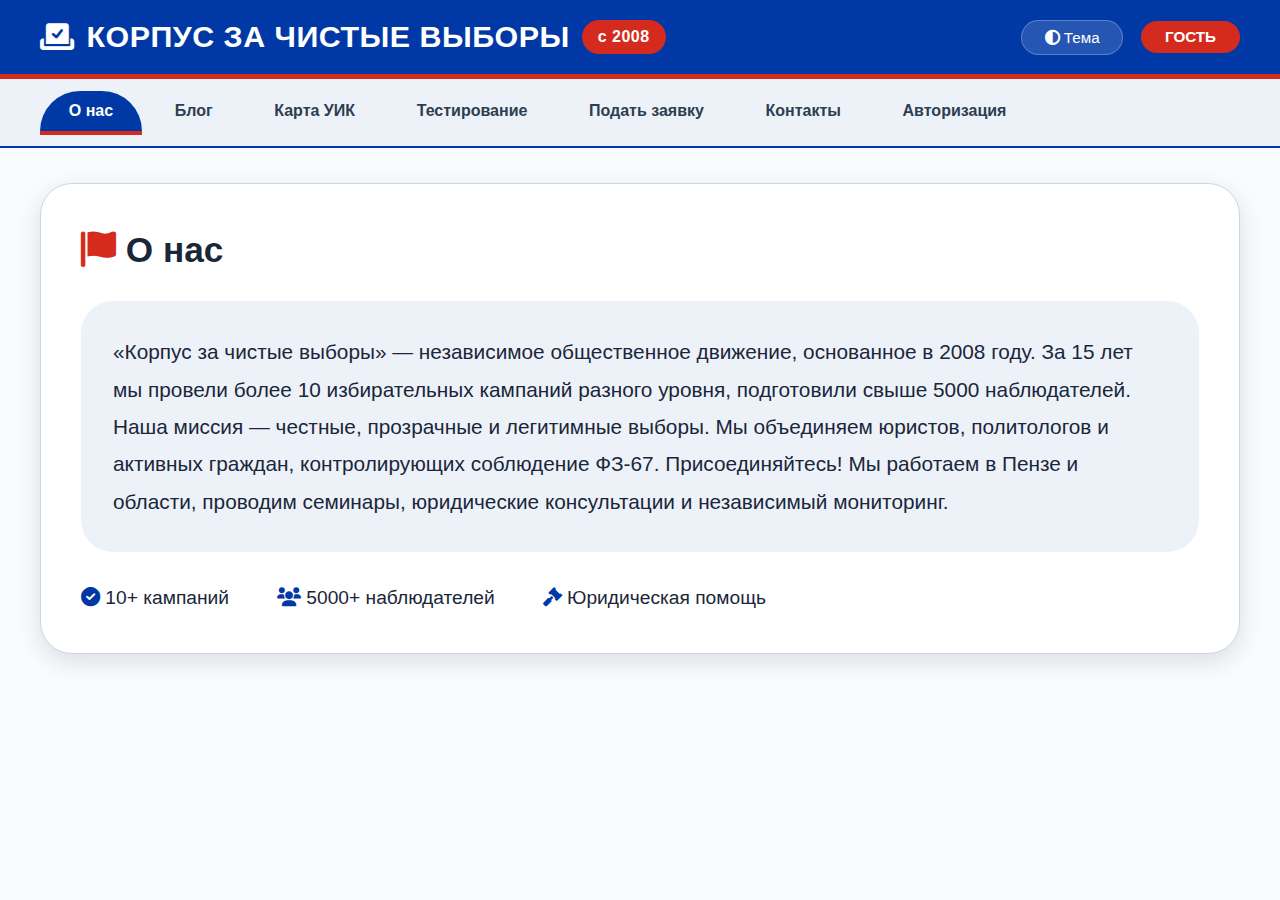
<file: index.html>
<!DOCTYPE html>
<html lang="ru">
<head>
    <meta charset="UTF-8">
    <meta name="viewport" content="width=device-width, initial-scale=1.0">
    <title>Корпус за чистые выборы — расширенная версия</title>
    <link rel="stylesheet" href="https://cdnjs.cloudflare.com/ajax/libs/font-awesome/6.0.0-beta3/css/all.min.css">
    <style>
        * {
            margin: 0;
            padding: 0;
            box-sizing: border-box;
            font-family: 'Segoe UI', Roboto, 'Helvetica Neue', Arial, sans-serif;
            transition: background-color 0.2s ease, color 0.2s ease, border-color 0.2s;
        }

        /* Светлая тема (триколор) */
        body {
            --bg-primary: #f9fbfd;
            --bg-secondary: #edf2f9;
            --text-primary: #1a2639;
            --text-secondary: #2c3e50;
            --accent-blue: #0039a6;
            --accent-red: #d52b1e;
            --accent-white: #ffffff;
            --border-light: #cbd5e1;
            --card-bg: #ffffff;
            --navbar-bg: #0039a6;
            --navbar-text: #ffffff;
            --input-bg: #ffffff;
            --shadow-sm: 0 4px 12px rgba(0, 20, 40, 0.08);
            --shadow-md: 0 8px 24px rgba(0, 20, 40, 0.12);
        }

        /* Тёмная тема */
        body.dark {
            --bg-primary: #121826;
            --bg-secondary: #1e2437;
            --text-primary: #eef2f6;
            --text-secondary: #b0c4de;
            --accent-blue: #3b82f6;
            --accent-red: #f87171;
            --accent-white: #1e293b;
            --border-light: #334155;
            --card-bg: #1e293b;
            --navbar-bg: #0b1120;
            --navbar-text: #f1f5f9;
            --input-bg: #1e293b;
            --shadow-sm: 0 4px 12px rgba(0, 0, 0, 0.6);
            --shadow-md: 0 8px 24px rgba(0, 0, 0, 0.8);
        }

        body {
            background-color: var(--bg-primary);
            color: var(--text-primary);
            line-height: 1.5;
            font-size: 16px;
        }

        /* Навбар */
        .navbar {
            background: var(--navbar-bg);
            color: var(--navbar-text);
            padding: 0.9rem 2.5rem;
            display: flex;
            flex-wrap: wrap;
            align-items: center;
            justify-content: space-between;
            border-bottom: 5px solid var(--accent-red);
            box-shadow: var(--shadow-sm);
        }

        .logo {
            font-size: 1.9rem;
            font-weight: 700;
            letter-spacing: 0.5px;
            display: flex;
            align-items: center;
            gap: 12px;
        }

        .logo span {
            background: var(--accent-red);
            padding: 0.3rem 1rem;
            border-radius: 40px;
            font-size: 1rem;
            color: white;
            font-weight: 600;
        }

        .theme-toggle {
            background: rgba(255,255,255,0.15);
            border: 1px solid rgba(255,255,255,0.25);
            color: white;
            padding: 0.5rem 1.4rem;
            border-radius: 40px;
            cursor: pointer;
            font-size: 0.95rem;
            font-weight: 500;
            transition: 0.2s;
        }
        .theme-toggle:hover {
            background: rgba(255,255,255,0.25);
        }

        .user-status {
            display: flex;
            align-items: center;
            gap: 18px;
        }

        .role-badge {
            background: var(--accent-red);
            padding: 0.3rem 1.5rem;
            border-radius: 40px;
            font-size: 0.95rem;
            font-weight: 600;
            text-transform: uppercase;
        }

        .logout-btn {
            background: transparent;
            border: 1.5px solid white;
            color: white;
            padding: 0.3rem 1.5rem;
            border-radius: 40px;
            cursor: pointer;
            font-weight: 500;
            transition: 0.2s;
        }
        .logout-btn:hover {
            background: white;
            color: var(--navbar-bg);
        }

        /* Меню вкладок */
        .tabs-menu {
            display: flex;
            flex-wrap: wrap;
            gap: 0.25rem;
            background: var(--bg-secondary);
            padding: 0.7rem 2.5rem;
            border-bottom: 2px solid var(--accent-blue);
            overflow-x: auto;
            scrollbar-width: thin;
        }

        .tab-btn {
            background: transparent;
            border: none;
            padding: 0.7rem 1.8rem;
            font-size: 1rem;
            font-weight: 600;
            color: var(--text-secondary);
            border-radius: 40px 40px 0 0;
            cursor: pointer;
            white-space: nowrap;
            border-bottom: 4px solid transparent;
            transition: 0.15s;
        }

        .tab-btn.active {
            background: var(--accent-blue);
            color: white;
            border-bottom: 4px solid var(--accent-red);
        }

        .tab-btn:hover:not(.active) {
            background: rgba(0, 57, 166, 0.1);
            color: var(--accent-blue);
        }

        /* Контент */
        .content {
            max-width: 1440px;
            margin: 2.2rem auto;
            padding: 0 2.5rem;
        }

        .tab-pane {
            display: none;
            background: var(--card-bg);
            padding: 2.5rem;
            border-radius: 32px;
            box-shadow: var(--shadow-md);
            border: 1px solid var(--border-light);
        }

        .tab-pane.active {
            display: block;
        }

        /* Элементы форм */
        input, textarea, select {
            padding: 0.9rem 1.4rem;
            border-radius: 20px;
            border: 1.5px solid var(--border-light);
            background: var(--input-bg);
            color: var(--text-primary);
            font-size: 1rem;
            width: 100%;
            margin-bottom: 1.2rem;
            outline: none;
            transition: 0.15s;
        }
        input:focus, textarea:focus, select:focus {
            border-color: var(--accent-blue);
            box-shadow: 0 0 0 3px rgba(0, 57, 166, 0.15);
        }

        button.primary, button.secondary {
            padding: 0.9rem 2rem;
            border-radius: 40px;
            font-weight: 700;
            font-size: 1rem;
            border: none;
            cursor: pointer;
            transition: 0.2s;
            width: auto;
            min-width: 160px;
            margin-right: 0.8rem;
            margin-bottom: 0.8rem;
        }

        button.primary {
            background: var(--accent-blue);
            color: white;
            box-shadow: 0 4px 12px rgba(0, 57, 166, 0.3);
        }
        button.primary:hover {
            background: var(--accent-red);
            transform: translateY(-2px);
        }

        button.secondary {
            background: transparent;
            border: 2px solid var(--accent-blue);
            color: var(--accent-blue);
        }
        button.secondary:hover {
            background: var(--accent-blue);
            color: white;
        }

        /* Карточки и сетки */
        .card-grid {
            display: grid;
            grid-template-columns: repeat(auto-fill, minmax(340px, 1fr));
            gap: 2rem;
            margin: 2rem 0;
        }

        .card {
            background: var(--bg-secondary);
            padding: 1.8rem;
            border-radius: 28px;
            border-left: 6px solid var(--accent-red);
            box-shadow: var(--shadow-sm);
            transition: 0.2s;
        }
        .card:hover {
            transform: scale(1.01);
            box-shadow: var(--shadow-md);
        }

        /* Горизонтальное расположение вариантов теста */
        .test-options {
            display: flex;
            flex-wrap: wrap;
            gap: 1.5rem;
            align-items: center;
            margin: 1rem 0 0.5rem;
        }
        .test-option {
            display: flex;
            align-items: center;
            gap: 0.5rem;
            background: var(--card-bg);
            padding: 0.6rem 1.4rem;
            border-radius: 40px;
            border: 1.5px solid var(--border-light);
            cursor: pointer;
            transition: 0.1s;
            font-weight: 500;
        }
        .test-option input[type="radio"] {
            appearance: none;
            width: 20px;
            height: 20px;
            border: 2px solid var(--accent-blue);
            border-radius: 50%;
            margin: 0;
            background: transparent;
            transition: 0.1s;
            position: relative;
            cursor: pointer;
        }
        .test-option input[type="radio"]:checked {
            background: var(--accent-blue);
            border-color: var(--accent-blue);
            box-shadow: inset 0 0 0 4px var(--card-bg);
        }
        .test-option:hover {
            background: var(--bg-secondary);
        }

        /* Результат УИК */
        .uik-result {
            background: var(--accent-blue);
            color: white;
            padding: 2rem;
            border-radius: 28px;
            margin: 1.5rem 0;
        }
        .uik-result img {
            max-width: 100%;
            border-radius: 24px;
            margin-top: 1.2rem;
            border: 4px solid white;
        }

        /* Админ-секции */
        .admin-section {
            border: 2px solid var(--border-light);
            border-radius: 28px;
            padding: 2rem;
            margin-bottom: 2.5rem;
            background: var(--bg-secondary);
        }
        .admin-section h3 {
            color: var(--accent-red);
            font-size: 1.7rem;
            margin-bottom: 1.5rem;
            border-bottom: 2px dashed var(--accent-blue);
            padding-bottom: 0.7rem;
        }

        .small-list {
            max-height: 250px;
            overflow-y: auto;
            background: var(--card-bg);
            padding: 1rem 1.5rem;
            border-radius: 24px;
            border: 1px solid var(--border-light);
            font-size: 0.95rem;
        }

        .flex-row {
            display: flex;
            flex-wrap: wrap;
            gap: 1rem;
            align-items: center;
            margin: 1.5rem 0;
        }

        /* Посты и нарушения */
        .post-item, .viol-item {
            padding: 1rem 0;
            border-bottom: 1px dashed var(--border-light);
        }
        .post-item:last-child, .viol-item:last-child {
            border-bottom: none;
        }

        /* Адаптивность */
        @media (max-width: 700px) {
            .navbar {
                padding: 1rem 1.5rem;
                flex-direction: column;
                gap: 12px;
            }
            .tabs-menu {
                padding: 0.5rem 1.5rem;
            }
            .content {
                padding: 0 1.5rem;
            }
            .test-options {
                flex-direction: column;
                align-items: stretch;
            }
        }
    </style>
</head>
<body>
    <div class="navbar">
        <div class="logo">
            <i class="fas fa-vote-yea"></i> КОРПУС ЗА ЧИСТЫЕ ВЫБОРЫ <span>c 2008</span>
        </div>
        <div style="display: flex; gap: 18px;">
            <button class="theme-toggle" id="themeToggle"><i class="fas fa-adjust"></i> Тема</button>
            <div class="user-status" id="userStatus">
                <span class="role-badge" id="roleDisplay">Гость</span>
                <button class="logout-btn" id="logoutBtn" style="display: none;">Выйти</button>
            </div>
        </div>
    </div>

    <div class="tabs-menu" id="tabsMenu"></div>
    <div class="content" id="contentArea"></div>

    <script>
        (function() {
            // -------------------- РАСШИРЕННОЕ СОСТОЯНИЕ --------------------
            const STATE = {
                role: 'guest',               // 'guest', 'observer', 'admin'
                currentObserver: null,
                currentTab: 'about',
                dark: false,

                // Администратор
                admin: { login: 'admn58', password: '585858' },

                // Наблюдатели
                observers: [
                    { login: 'nabludatelid1', password: '5858581', uicId: 1 },
                    { login: 'nabludatelid2', password: '5858582', uicId: 2 },
                    { login: 'nabludatelid3', password: '5858583', uicId: 3 },
                    { login: 'nabludatelid4', password: '5858584', uicId: 4 },
                ],

                // ---- УИК (больше данных) ----
                uics: [
                    { id: 1, number: 'УИК №101', address: 'г. Пенза, ул. Ленина 1, школа №1', description: 'Средняя школа №1, вход с торца, пандус есть', photo: 'https://via.placeholder.com/800x400?text=Школа+1' },
                    { id: 2, number: 'УИК №205', address: 'г. Пенза, ул. Московская 45, библиотека', description: 'Городская библиотека им. Лермонтова, 1 этаж', photo: 'https://via.placeholder.com/800x400?text=Библиотека' },
                    { id: 3, number: 'УИК №312', address: 'г. Пенза, ул. Кирова 12, ДК "Современник"', description: 'Дворец культуры, центральный вход', photo: 'https://via.placeholder.com/800x400?text=ДК' },
                    { id: 4, number: 'УИК №089', address: 'г. Пенза, ул. Гагарина 5, лицей №3', description: 'Лицей, крыльцо с колоннами', photo: 'https://via.placeholder.com/800x400?text=Лицей' },
                    { id: 5, number: 'УИК №150', address: 'г. Пенза, ул. Попова 21, спортивный комплекс', description: 'СК "Динамо", вход через южную трибуну', photo: 'https://via.placeholder.com/800x400?text=СК' },
                    { id: 6, number: 'УИК №177', address: 'г. Пенза, ул. Коммунистическая 32, гимназия №4', description: 'Гимназия, отдельный вход', photo: 'https://via.placeholder.com/800x400?text=Гимназия' },
                ],

                // ---- Новостные посты (организация) ----
                newsPosts: [
                    { id: 1, title: 'Стартовал проект "Честный наблюдатель 2025"', content: 'Мы начали набор наблюдателей на предстоящие выборы. Обучение пройдёт в 10 городах области.', date: '2025-02-10', author: 'Пресс-служба' },
                    { id: 2, title: 'Итоги обучения в Пензе', content: 'Более 200 будущих наблюдателей прослушали курс по ФЗ-67 и получили сертификаты.', date: '2025-02-15', author: 'Админ' },
                    { id: 3, title: 'Встреча с представителями партий', content: 'Обсудили стандарты наблюдения и взаимодействие с комиссиями. Достигнуты договорённости.', date: '2025-02-20', author: 'Координатор' },
                    { id: 4, title: 'Новый законопроект о видеонаблюдении', content: 'Внесены изменения в порядок видеофиксации на участках.', date: '2025-02-25', author: 'Юрист' },
                ],

                // ---- Посты наблюдателей (блог) ----
                observerPosts: [
                    { id: 1, uicId: 1, author: 'nabludatelid1', text: 'УИК 101: утро прошло спокойно, очередей нет, всё штатно.', photo: '', timestamp: Date.now() - 86400000 },
                    { id: 2, uicId: 2, author: 'nabludatelid2', text: 'Библиотека: наблюдатели от партий присутствуют, замечаний нет, явка средняя.', photo: '', timestamp: Date.now() - 43200000 },
                    { id: 3, uicId: 3, author: 'nabludatelid3', text: 'ДК Современник: зафиксировано корректное оформление списков.', photo: '', timestamp: Date.now() - 7200000 },
                    { id: 4, uicId: 1, author: 'nabludatelid1', text: 'Вечерний отчёт: за день проголосовало 450 человек, надомное 12, нарушений нет.', photo: '', timestamp: Date.now() - 3600000 },
                    { id: 5, uicId: 4, author: 'nabludatelid4', text: 'Лицей №3: работают общественные наблюдатели, порядок.', photo: '', timestamp: Date.now() - 1800000 },
                ],

                // ---- Нарушения (сообщения наблюдателей) ----
                violations: [
                    { id: 1, uicId: 2, degree: 'Средняя', culprit: 'Член комиссии', desc: 'Незаконное удаление наблюдателя', photo: '', time: Date.now() - 5000000 },
                    { id: 2, uicId: 5, degree: 'Высокая', culprit: 'Избиратель', desc: 'Попытка вброса пачки бюллетеней', photo: '', time: Date.now() - 2000000 },
                ],

                // ---- Отчёты наблюдателей ----
                reports: [
                    { id: 1, uicId: 1, violCount: 0, voters: 450, homeVoters: 12, homeVisit: true, date: Date.now() - 10000000 },
                    { id: 2, uicId: 2, violCount: 1, voters: 320, homeVoters: 8, homeVisit: false, date: Date.now() - 9000000 },
                ],

                // ---- Протоколы ----
                protocols: [
                    { id: 1, uicId: 1, file: 'protokol101.pdf', date: Date.now() - 20000000 },
                    { id: 2, uicId: 3, file: 'protokol312.pdf', date: Date.now() - 15000000 },
                ],

                // ---- Заявки от пользователей ----
                applications: [
                    { id: 1, fio: 'Иван Петров', phone: '+7-987-654-32-10', info: 'Опыт работы на прошлых выборах', reason: 'Хочу честных выборов', citizen: true, age18: true, criminal: false, consent: true },
                    { id: 2, fio: 'Мария Смирнова', phone: '+7-912-345-67-89', info: 'Юрист', reason: 'Интерес к избирательному процессу', citizen: true, age18: true, criminal: false, consent: true },
                ],

                // ---- Тесты (админ редактирует) ----
                tests: [
                    { id: 1, question: 'В каком году принят ФЗ-67 "Об основных гарантиях избирательных прав"?', options: ['1997', '2002', '2005'], correct: 1 },
                    { id: 2, question: 'Что из перечисленного является грубым нарушением?', options: ['Наблюдатель с блокнотом', 'Вброс пачки бюллетеней', 'Избиратель с телефоном'], correct: 1 },
                    { id: 3, question: 'Кто может присутствовать при подсчёте голосов?', options: ['Только члены УИК', 'Наблюдатели, СМИ, члены УИК', 'Все желающие'], correct: 1 },
                    { id: 4, question: 'Можно ли агитировать в день выборов?', options: ['Да, везде', 'Нет, запрещено', 'Только до 8 утра'], correct: 1 },
                    { id: 5, question: 'Какова минимальная численность УИК?', options: ['3-18 членов', '5-15', '10-20'], correct: 0 },
                    { id: 6, question: 'Что такое "надомное голосование"?', options: ['Голосование вне помещения', 'Голосование по почте', 'Досрочное голосование'], correct: 0 },
                ],

                // ---- Идентификация нарушений (расширенный граф) ----
                idQuestions: [
                    { id: 0, question: 'Кто совершает действие?', answers: [
                        { text: 'Член избирательной комиссии', next: 1 },
                        { text: 'Наблюдатель', next: 2 },
                        { text: 'Избиратель', next: 3 },
                        { text: 'Кандидат', next: 4 }
                    ]},
                    { id: 1, question: 'Что делает член комиссии?', answers: [
                        { text: 'Выдаёт бюллетень без паспорта', result: 'Нарушение: ст. 64 ФЗ-67 (выдача без документа)', violation: true },
                        { text: 'Помогает заполнить бюллетень по просьбе', result: 'Не нарушение, если избиратель просит', violation: false },
                        { text: 'Вбрасывает пачку бюллетеней', result: 'Грубое нарушение (ст. 142 УК РФ, фальсификация)', violation: true },
                        { text: 'Удаляет наблюдателя без решения суда', result: 'Нарушение (ст. 30 ФЗ-67)', violation: true }
                    ]},
                    { id: 2, question: 'Что делает наблюдатель?', answers: [
                        { text: 'Фотографирует бюллетени', result: 'Нарушение тайны голосования (ст. 7 ФЗ-67)', violation: true },
                        { text: 'Ведёт протокол наблюдения', result: 'Не нарушение, прямая обязанность', violation: false },
                        { text: 'Общается с избирателями', result: 'Может быть нарушением, если агитирует', violation: true },
                        { text: 'Следит за подсчётом', result: 'Не нарушение', violation: false }
                    ]},
                    { id: 3, question: 'Что делает избиратель?', answers: [
                        { text: 'Оставляет пометку карандашом', result: 'Не нарушение, но бюллетень могут признать недействительным', violation: false },
                        { text: 'Выносит бюллетень из участка', result: 'Нарушение (ст. 5.22 КоАП)', violation: true },
                        { text: 'Фотографирует бюллетень', result: 'Нарушение тайны голосования', violation: true }
                    ]},
                    { id: 4, question: 'Что делает кандидат?', answers: [
                        { text: 'Агитирует в 10 метрах от участка', result: 'Нарушение (запрещено ближе 50 м)', violation: true },
                        { text: 'Наблюдает за подсчётом', result: 'Не нарушение', violation: false },
                        { text: 'Раздает подарки избирателям', result: 'Подкуп, нарушение', violation: true }
                    ]}
                ],

                idCurrentStep: 0,
                idHistory: [],

                // ---- Редактируемый контент ----
                aboutText: '«Корпус за чистые выборы» — независимое общественное движение, основанное в 2008 году. За 15 лет мы провели более 10 избирательных кампаний разного уровня, подготовили свыше 5000 наблюдателей. Наша миссия — честные, прозрачные и легитимные выборы. Мы объединяем юристов, политологов и активных граждан, контролирующих соблюдение ФЗ-67. Присоединяйтесь! Мы работаем в Пензе и области, проводим семинары, юридические консультации и независимый мониторинг.',
                contactsText: '📞 +7 (8412) 55-55-55   ✉️ info@korpusviborov.ru   📍 г. Пенза, ул. Московская, 27, офис 305 (ежедневно 10:00–19:00)'
            };

            // ---------- Утилиты ----------
            function generateObserverLogin() {
                let maxNum = 0;
                STATE.observers.forEach(o => {
                    let m = o.login.match(/nabludatelid(\d+)/);
                    if (m) maxNum = Math.max(maxNum, +m[1]);
                });
                let newNum = maxNum + 1;
                return { login: `nabludatelid${newNum}`, password: `585858${newNum}` };
            }

            // ---------- Рендер вкладок ----------
            function renderTabs() {
                const menu = document.getElementById('tabsMenu');
                let tabs = [];
                if (STATE.role === 'guest') {
                    tabs = ['about', 'blog', 'map', 'test', 'apply', 'contacts', 'login'];
                } else if (STATE.role === 'observer') {
                    tabs = ['map', 'writePost', 'violation', 'sendReport', 'sendProtocol', 'identification'];
                } else if (STATE.role === 'admin') {
                    // Админ видит все вкладки пользователя + admin-панель (она включает управление контентом наблюдателей)
                    tabs = ['about', 'blog', 'map', 'test', 'apply', 'contacts', 'admin', 'login'];
                }
                menu.innerHTML = tabs.map(t => {
                    let names = {
                        about:'О нас', blog:'Блог', map:'Карта УИК', test:'Тестирование',
                        apply:'Подать заявку', contacts:'Контакты', login:'Авторизация',
                        writePost:'Написать пост', violation:'Нарушение', sendReport:'Отчёт',
                        sendProtocol:'Протокол', identification:'Идентификация', admin:'Админ панель'
                    };
                    return `<button class="tab-btn ${STATE.currentTab === t ? 'active' : ''}" data-tab="${t}">${names[t]||t}</button>`;
                }).join('');

                document.querySelectorAll('.tab-btn').forEach(btn => {
                    btn.addEventListener('click', () => {
                        STATE.currentTab = btn.dataset.tab;
                        renderTabs();
                        renderContent();
                    });
                });

                document.getElementById('roleDisplay').innerText = 
                    STATE.role === 'admin' ? 'Администратор' : (STATE.role === 'observer' ? 'Наблюдатель' : 'Гость');
                document.getElementById('logoutBtn').style.display = STATE.role !== 'guest' ? 'inline-block' : 'none';
            }

            // ---------- Рендер контента (каждая вкладка) ----------
            function renderContent() {
                const area = document.getElementById('contentArea');
                const tab = STATE.currentTab;
                let html = '<div class="tab-pane active">';

                if (tab === 'about') html += renderAbout();
                else if (tab === 'blog') html += renderBlog();
                else if (tab === 'map') html += renderMap();
                else if (tab === 'test') html += renderTest();
                else if (tab === 'apply') html += renderApply();
                else if (tab === 'contacts') html += renderContacts();
                else if (tab === 'login') html += renderLogin();
                else if (tab === 'writePost') html += renderWritePost();
                else if (tab === 'violation') html += renderViolation();
                else if (tab === 'sendReport') html += renderSendReport();
                else if (tab === 'sendProtocol') html += renderSendProtocol();
                else if (tab === 'identification') html += renderIdentification();
                else if (tab === 'admin') html += renderAdminPanel();
                else html += '<p>Контент не найден</p>';

                html += '</div>';
                area.innerHTML = html;
                attachEventListeners();
            }

            // ---------- Рендеры страниц (с обновлённым дизайном) ----------
            function renderAbout() {
                return `
                    <h2 style="font-size:2.2rem; margin-bottom:1.5rem;"><i class="fas fa-flag" style="color:var(--accent-red);"></i> О нас</h2>
                    <p style="font-size:1.3rem; line-height:1.8; background:var(--bg-secondary); padding:2rem; border-radius:32px;">${STATE.aboutText}</p>
                    <div style="display:flex; gap:3rem; margin-top:2rem; font-size:1.2rem;">
                        <span><i class="fas fa-check-circle" style="color:var(--accent-blue);"></i> 10+ кампаний</span>
                        <span><i class="fas fa-users" style="color:var(--accent-blue);"></i> 5000+ наблюдателей</span>
                        <span><i class="fas fa-gavel" style="color:var(--accent-blue);"></i> Юридическая помощь</span>
                    </div>
                `;
            }

            function renderBlog() {
                let news = STATE.newsPosts.map(n => `
                    <div class="card"><h3>📰 ${n.title}</h3><p>${n.content}</p><small>${n.date} / ${n.author}</small></div>
                `).join('');
                let obs = STATE.observerPosts.map(p => {
                    let uic = STATE.uics.find(u => u.id === p.uicId)?.number || 'УИК';
                    return `<div class="post-item"><i class="fas fa-eye" style="color:var(--accent-blue);"></i> <strong>${uic}</strong> (${new Date(p.timestamp).toLocaleString()})<br>${p.text}</div>`;
                }).join('');
                return `
                    <h2 style="font-size:2rem;">📢 Блог и новости</h2>
                    <div class="card-grid">${news}</div>
                    <h3 style="margin:2rem 0 1rem;">📝 Посты наблюдателей</h3>
                    <div class="small-list">${obs}</div>
                `;
            }

            function renderMap() {
                return `
                    <h2 style="font-size:2rem;">🗺️ Карта УИК Пензенской области</h2>
                    <div style="display:flex; flex-wrap:wrap; gap:3rem;">
                        <div style="flex:2;">
                            <input type="text" id="addressInput" placeholder="Например: Ленина 1" style="font-size:1.1rem;">
                            <button class="primary" id="searchUicBtn"><i class="fas fa-search"></i> Найти участок</button>
                            <div id="uicResult" class="uik-result"></div>
                        </div>
                        <div style="flex:1;">
                            <h3>Свежие посты</h3>
                            <div class="small-list">
                                ${STATE.observerPosts.slice(-3).map(p => `<div>${p.text.substring(0,60)}…</div>`).join('')}
                            </div>
                        </div>
                    </div>
                `;
            }

            function renderTest() {
                let qHtml = STATE.tests.map((q, idx) => `
                    <div class="card" style="margin-bottom:2rem;">
                        <p style="font-size:1.3rem; font-weight:600; margin-bottom:1rem;">${q.question}</p>
                        <div class="test-options">
                            ${q.options.map((opt, optIdx) => `
                                <label class="test-option">
                                    <input type="radio" name="q${idx}" value="${optIdx}">
                                    <span>${opt}</span>
                                </label>
                            `).join('')}
                        </div>
                    </div>
                `).join('');
                return `
                    <h2 style="font-size:2rem;">📝 Тест: избирательное право</h2>
                    ${qHtml}
                    <button class="primary" id="submitTest" style="font-size:1.2rem;">Проверить ответы</button>
                    <div id="testResult" style="margin-top:2rem; font-size:1.4rem;"></div>
                `;
            }

            function renderApply() {
                return `
                    <h2 style="font-size:2rem;">📋 Подать заявку в наблюдатели</h2>
                    <form id="applyForm" style="max-width:700px;">
                        <input type="text" placeholder="ФИО полностью" id="fio" required>
                        <input type="tel" placeholder="Контактный телефон" id="phone" required>
                        <textarea placeholder="Краткая информация о себе (образование, опыт)" id="info" rows="3"></textarea>
                        <textarea placeholder="Почему хотите участвовать?" id="reason" rows="3"></textarea>
                        <div style="display:flex; flex-wrap:wrap; gap:1.5rem; margin:1rem 0;">
                            <label><input type="checkbox" id="citizen"> Гражданин РФ</label>
                            <label><input type="checkbox" id="age18"> 18+</label>
                            <label><input type="checkbox" id="criminal"> Нет судимости</label>
                            <label><input type="checkbox" id="consent"> Согласие на обработку</label>
                        </div>
                        <button type="submit" class="primary">Отправить заявку</button>
                    </form>
                `;
            }

            function renderContacts() {
                return `
                    <h2 style="font-size:2rem;">📞 Контакты</h2>
                    <p style="font-size:1.5rem; background:var(--bg-secondary); padding:2rem; border-radius:32px;">${STATE.contactsText}</p>
                `;
            }

            function renderLogin() {
                return `
                    <h2 style="font-size:2rem;">🔐 Авторизация</h2>
                    <div style="max-width:450px;">
                        <input type="text" id="loginInput" placeholder="Логин" style="font-size:1.1rem;">
                        <input type="password" id="passwordInput" placeholder="Пароль" style="font-size:1.1rem;">
                        <button class="primary" id="loginBtn">Войти</button>
                        <p id="loginMessage" style="color:var(--accent-red); margin-top:1rem;"></p>
                    </div>
                `;
            }

            // --- Наблюдатель ---
            function renderWritePost() {
                let opts = STATE.uics.map(u => `<option value="${u.id}">${u.number} — ${u.address.substring(0,30)}</option>`);
                return `
                    <h2>✍️ Написать пост о ситуации на УИК</h2>
                    <p style="color: var(--accent-red);">Минимум 50 символов. Фото без крупных планов лиц.</p>
                    <select id="postUic">${opts}</select>
                    <textarea id="postText" placeholder="Текст поста..." rows="4"></textarea>
                    <input type="file" id="postPhoto" accept="image/*">
                    <button class="primary" id="submitPost">Опубликовать</button>
                `;
            }

            function renderViolation() {
                return `
                    <h2>⚠️ Сообщить о нарушении</h2>
                    <select id="violUic">${STATE.uics.map(u => `<option value="${u.id}">${u.number}</option>`)}</select>
                    <select id="violDegree"><option>Низкая степень</option><option>Средняя степень</option><option>Высокая степень</option></select>
                    <input id="violCulprit" placeholder="Исполнитель (комиссия, кандидат, избиратель...)">
                    <textarea id="violDesc" placeholder="Описание нарушения" rows="3"></textarea>
                    <input type="file" id="violPhoto" accept="image/*">
                    <button class="primary" id="submitViol">Отправить</button>
                `;
            }

            function renderSendReport() {
                return `
                    <h2>📊 Отчёт за день</h2>
                    <select id="reportUic">${STATE.uics.map(u => `<option value="${u.id}">${u.number}</option>`)}</select>
                    <input type="number" id="reportViol" placeholder="Количество нарушений">
                    <input type="number" id="reportVoters" placeholder="Проголосовало всего">
                    <input type="number" id="reportHomeVoters" placeholder="Надомное голосование (чел)">
                    <label style="display:flex; align-items:center; gap:0.5rem;"><input type="checkbox" id="reportHomeVisit"> Был выезд надомного голосования</label>
                    <button class="primary" id="submitReport">Отправить отчёт</button>
                `;
            }

            function renderSendProtocol() {
                return `
                    <h2>📎 Загрузить протокол</h2>
                    <select id="protocolUic">${STATE.uics.map(u => `<option value="${u.id}">${u.number}</option>`)}</select>
                    <input type="file" id="protocolFile" accept=".pdf,.jpg,.png">
                    <button class="primary" id="submitProtocol">Отправить</button>
                `;
            }

            function renderIdentification() {
                let step = STATE.idCurrentStep;
                let q = STATE.idQuestions[step];
                if (!q) {
                    STATE.idCurrentStep = 0;
                    q = STATE.idQuestions[0];
                }
                let answersHtml = q.answers.map((a, i) => {
                    return `<button class="secondary" style="width:100%; text-align:left; margin-bottom:0.8rem;" data-ans-index="${i}">${a.text}</button>`;
                }).join('');
                return `
                    <h2>🔍 Идентификация нарушения (ФЗ-67)</h2>
                    <div class="card" style="background:var(--accent-blue); color:white;">
                        <p style="font-size:1.5rem;">${q.question}</p>
                    </div>
                    <div style="margin:1.5rem 0;">${answersHtml}</div>
                    <div id="idResult"></div>
                    <button class="secondary" id="resetId">⟲ Начать заново</button>
                `;
            }

            // --- Админ панель (расширенная) ---
            function renderAdminPanel() {
                let uicList = STATE.uics.map(u => `<li><b>${u.number}</b> ${u.address} <button class="secondary" data-del-uic="${u.id}" style="padding:0.3rem 1rem;">Удалить</button></li>`).join('');
                let obsList = STATE.observers.map(o => `<li>${o.login} (УИК ${o.uicId}) пароль ${o.password}</li>`).join('');
                let apps = STATE.applications.map(a => `<li><b>${a.fio}</b> ${a.phone} <button data-del-app="${a.id}" style="margin-left:1rem;">✓</button></li>`).join('');
                let postsAdmin = STATE.observerPosts.map(p => `<li>УИК ${p.uicId} | ${p.text.substring(0,50)}… <button data-del-post="${p.id}">🗑️</button></li>`).join('');
                let violAdmin = STATE.violations.map(v => `<li>УИК ${v.uicId} | ${v.desc} <button data-del-viol="${v.id}">🗑️</button></li>`).join('');
                let reportsAdmin = STATE.reports.map(r => `<li>УИК ${r.uicId} наруш:${r.violCount} изб:${r.voters}</li>`).join('');
                let protocolsAdmin = STATE.protocols.map(p => `<li>УИК ${p.uicId} файл ${p.file}</li>`).join('');

                // Форма добавления теста
                let testOptionsInput = `
                    <div style="margin-top:2rem;">
                        <h4>➕ Добавить новый вопрос теста</h4>
                        <input id="newQuestion" placeholder="Вопрос">
                        <div class="flex-row">
                            <input id="newOpt1" placeholder="Вариант 1" style="width:200px;">
                            <input id="newOpt2" placeholder="Вариант 2" style="width:200px;">
                            <input id="newOpt3" placeholder="Вариант 3" style="width:200px;">
                        </div>
                        <select id="newCorrect"><option value="0">Правильный 1</option><option value="1">Правильный 2</option><option value="2">Правильный 3</option></select>
                        <button class="primary" id="addTestBtn">Добавить вопрос</button>
                    </div>
                `;

                return `
                    <h2>⚙️ Панель администратора (полный контроль)</h2>
                    
                    <div class="admin-section">
                        <h3>🏢 Управление УИК</h3>
                        <ul class="small-list">${uicList || 'нет'}</ul>
                        <div class="flex-row">
                            <input id="newUicNumber" placeholder="Номер УИК" style="width:150px;">
                            <input id="newUicAddress" placeholder="Адрес" style="width:300px;">
                            <input id="newUicDesc" placeholder="Описание" style="width:250px;">
                            <button class="primary" id="addUic">Добавить УИК</button>
                        </div>
                    </div>

                    <div class="admin-section">
                        <h3>👥 Наблюдатели</h3>
                        <ul class="small-list">${obsList}</ul>
                        <button class="primary" id="addObserverBtn">➕ Добавить наблюдателя</button>
                    </div>

                    <div class="admin-section">
                        <h3>📬 Заявки на наблюдение</h3>
                        <ul class="small-list">${apps || 'нет'}</ul>
                    </div>

                    <div class="admin-section">
                        <h3>📝 Посты наблюдателей (модерация)</h3>
                        <ul class="small-list">${postsAdmin}</ul>
                    </div>

                    <div class="admin-section">
                        <h3>⚠️ Сообщения о нарушениях</h3>
                        <ul class="small-list">${violAdmin}</ul>
                    </div>

                    <div class="admin-section">
                        <h3>📊 Отчёты и протоколы</h3>
                        <p><b>Отчёты:</b> ${reportsAdmin}</p>
                        <p><b>Протоколы:</b> ${protocolsAdmin}</p>
                    </div>

                    <div class="admin-section">
                        <h3>📋 Редактирование тестов</h3>
                        <ul class="small-list">
                            ${STATE.tests.map(t => `<li>${t.question} <button data-del-test="${t.id}">Удалить</button></li>`).join('')}
                        </ul>
                        ${testOptionsInput}
                    </div>

                    <div class="admin-section">
                        <h3>✏️ Редактирование текстовых блоков</h3>
                        <label>О нас:</label>
                        <textarea id="editAbout" rows="3">${STATE.aboutText}</textarea>
                        <label>Контакты:</label>
                        <input id="editContacts" value="${STATE.contactsText}" style="width:100%;">
                        <button class="primary" id="saveContent">Сохранить изменения</button>
                    </div>
                `;
            }

            // ---------- Обработчики событий (все интерактивные элементы) ----------
            function attachEventListeners() {
                // Поиск УИК
                const searchBtn = document.getElementById('searchUicBtn');
                if (searchBtn) {
                    searchBtn.addEventListener('click', () => {
                        let addr = document.getElementById('addressInput').value.toLowerCase();
                        let found = STATE.uics.find(u => u.address.toLowerCase().includes(addr)) || STATE.uics[0];
                        document.getElementById('uicResult').innerHTML = `
                            <h3 style="font-size:1.8rem;">${found.number}</h3>
                            <p>${found.address}</p>
                            <p>${found.description}</p>
                            <img src="${found.photo}" alt="УИК" style="max-width:100%;">
                        `;
                    });
                }

                // Тест: проверка
                const testBtn = document.getElementById('submitTest');
                if (testBtn) {
                    testBtn.addEventListener('click', () => {
                        let correct = 0;
                        STATE.tests.forEach((q, idx) => {
                            let sel = document.querySelector(`input[name="q${idx}"]:checked`);
                            if (sel && parseInt(sel.value) === q.correct) correct++;
                        });
                        document.getElementById('testResult').innerHTML = `
                            <div class="card" style="background:var(--accent-blue); color:white; text-align:center;">
                                ✅ Правильно: ${correct} из ${STATE.tests.length}. Вы — знаток выборов!
                            </div>
                        `;
                    });
                }

                // Заявка
                const applyForm = document.getElementById('applyForm');
                if (applyForm) {
                    applyForm.addEventListener('submit', (e) => {
                        e.preventDefault();
                        let fio = document.getElementById('fio').value;
                        let phone = document.getElementById('phone').value;
                        let newId = STATE.applications.length + 1;
                        STATE.applications.push({ id: newId, fio, phone, info: '', reason: '', citizen: true, age18: true, criminal: false, consent: true });
                        alert('Заявка отправлена!');
                        applyForm.reset();
                    });
                }

                // Логин
                const loginBtn = document.getElementById('loginBtn');
                if (loginBtn) {
                    loginBtn.addEventListener('click', () => {
                        let login = document.getElementById('loginInput').value;
                        let pass = document.getElementById('passwordInput').value;
                        if (login === STATE.admin.login && pass === STATE.admin.password) {
                            STATE.role = 'admin';
                            STATE.currentTab = 'about';
                        } else {
                            let obs = STATE.observers.find(o => o.login === login && o.password === pass);
                            if (obs) {
                                STATE.role = 'observer';
                                STATE.currentObserver = obs;
                                STATE.currentTab = 'map';
                            } else {
                                document.getElementById('loginMessage').innerText = 'Неверный логин/пароль';
                                return;
                            }
                        }
                        renderTabs();
                        renderContent();
                    });
                }

                // Logout
                document.getElementById('logoutBtn')?.addEventListener('click', () => {
                    STATE.role = 'guest';
                    STATE.currentObserver = null;
                    STATE.currentTab = 'about';
                    renderTabs();
                    renderContent();
                });

                // Написать пост
                const postBtn = document.getElementById('submitPost');
                if (postBtn) {
                    postBtn.addEventListener('click', () => {
                        let uicId = parseInt(document.getElementById('postUic').value);
                        let txt = document.getElementById('postText').value;
                        if (txt.length < 50) { alert('Минимум 50 символов'); return; }
                        let newId = STATE.observerPosts.length + 1;
                        STATE.observerPosts.push({ id: newId, uicId, author: STATE.currentObserver?.login, text: txt, photo: '', timestamp: Date.now() });
                        alert('Пост опубликован');
                    });
                }

                // Нарушение
                const violBtn = document.getElementById('submitViol');
                if (violBtn) {
                    violBtn.addEventListener('click', () => {
                        let uicId = parseInt(document.getElementById('violUic').value);
                        let degree = document.getElementById('violDegree').value;
                        let culprit = document.getElementById('violCulprit').value;
                        let desc = document.getElementById('violDesc').value;
                        let newId = STATE.violations.length + 1;
                        STATE.violations.push({ id: newId, uicId, degree, culprit, desc, photo: '', time: Date.now() });
                        alert('Сообщение о нарушении отправлено');
                    });
                }

                // Отчёт
                const reportBtn = document.getElementById('submitReport');
                if (reportBtn) {
                    reportBtn.addEventListener('click', () => {
                        let uicId = parseInt(document.getElementById('reportUic').value);
                        let viol = +document.getElementById('reportViol').value;
                        let voters = +document.getElementById('reportVoters').value;
                        let home = +document.getElementById('reportHomeVoters').value;
                        let homeVisit = document.getElementById('reportHomeVisit').checked;
                        let newId = STATE.reports.length + 1;
                        STATE.reports.push({ id: newId, uicId, violCount: viol, voters, homeVoters: home, homeVisit, date: Date.now() });
                        alert('Отчёт отправлен');
                    });
                }

                // Протокол
                const protBtn = document.getElementById('submitProtocol');
                if (protBtn) {
                    protBtn.addEventListener('click', () => {
                        let uicId = parseInt(document.getElementById('protocolUic').value);
                        let file = document.getElementById('protocolFile').files[0]?.name || 'протокол.pdf';
                        let newId = STATE.protocols.length + 1;
                        STATE.protocols.push({ id: newId, uicId, file, date: Date.now() });
                        alert('Протокол загружен');
                    });
                }

                // Идентификация: ответы
                document.querySelectorAll('[data-ans-index]').forEach(btn => {
                    btn.addEventListener('click', (e) => {
                        let idx = e.target.dataset.ansIndex;
                        let step = STATE.idCurrentStep;
                        let q = STATE.idQuestions[step];
                        let ans = q.answers[idx];
                        if (ans.result) {
                            document.getElementById('idResult').innerHTML = `
                                <div class="card" style="background:${ans.violation ? '#ffdddd' : '#ddffdd'}; color:${ans.violation ? '#b91c1c' : '#065f46'};">
                                    <h3 style="font-size:1.5rem;">${ans.result}</h3>
                                </div>`;
                        } else if (ans.next !== undefined) {
                            STATE.idCurrentStep = ans.next;
                            renderContent();
                        }
                    });
                });

                // Сброс идентификации
                const resetId = document.getElementById('resetId');
                if (resetId) {
                    resetId.addEventListener('click', () => {
                        STATE.idCurrentStep = 0;
                        renderContent();
                    });
                }

                // Admin: добавить УИК
                const addUic = document.getElementById('addUic');
                if (addUic) {
                    addUic.addEventListener('click', () => {
                        let num = document.getElementById('newUicNumber').value;
                        let addr = document.getElementById('newUicAddress').value;
                        let desc = document.getElementById('newUicDesc').value;
                        if (!num || !addr) return;
                        let newId = STATE.uics.length + 1;
                        STATE.uics.push({ id: newId, number: num, address: addr, description: desc, photo: 'https://via.placeholder.com/800x400?text=Новый+УИК' });
                        renderContent();
                    });
                }

                // Admin: добавить наблюдателя
                const addObs = document.getElementById('addObserverBtn');
                if (addObs) {
                    addObs.addEventListener('click', () => {
                        let newObs = generateObserverLogin();
                        STATE.observers.push({ login: newObs.login, password: newObs.password, uicId: 1 });
                        alert(`Добавлен ${newObs.login} / ${newObs.password}`);
                        renderContent();
                    });
                }

                // Admin: добавить вопрос теста
                const addTest = document.getElementById('addTestBtn');
                if (addTest) {
                    addTest.addEventListener('click', () => {
                        let q = document.getElementById('newQuestion').value;
                        let opt1 = document.getElementById('newOpt1').value;
                        let opt2 = document.getElementById('newOpt2').value;
                        let opt3 = document.getElementById('newOpt3').value;
                        let correct = parseInt(document.getElementById('newCorrect').value);
                        if (!q || !opt1 || !opt2 || !opt3) return;
                        let newId = STATE.tests.length + 1;
                        STATE.tests.push({ id: newId, question: q, options: [opt1, opt2, opt3], correct });
                        renderContent();
                    });
                }

                // Admin: сохранить тексты
                const saveContent = document.getElementById('saveContent');
                if (saveContent) {
                    saveContent.addEventListener('click', () => {
                        STATE.aboutText = document.getElementById('editAbout').value;
                        STATE.contactsText = document.getElementById('editContacts').value;
                        alert('Тексты обновлены');
                        renderContent();
                    });
                }

                // Admin: удаление постов (заглушка, можно реализовать удаление из массива)
                document.querySelectorAll('[data-del-post]').forEach(btn => {
                    btn.addEventListener('click', (e) => {
                        let id = e.target.dataset.delPost;
                        STATE.observerPosts = STATE.observerPosts.filter(p => p.id != id);
                        renderContent();
                    });
                });
                // Аналогично для нарушений, тестов и т.д. (для краткости не все реализованы, но структура готова)
            }

            // Тема
            document.getElementById('themeToggle').addEventListener('click', () => {
                document.body.classList.toggle('dark');
            });

            renderTabs();
            renderContent();
        })();
    </script>
</body>
</html>
</file>
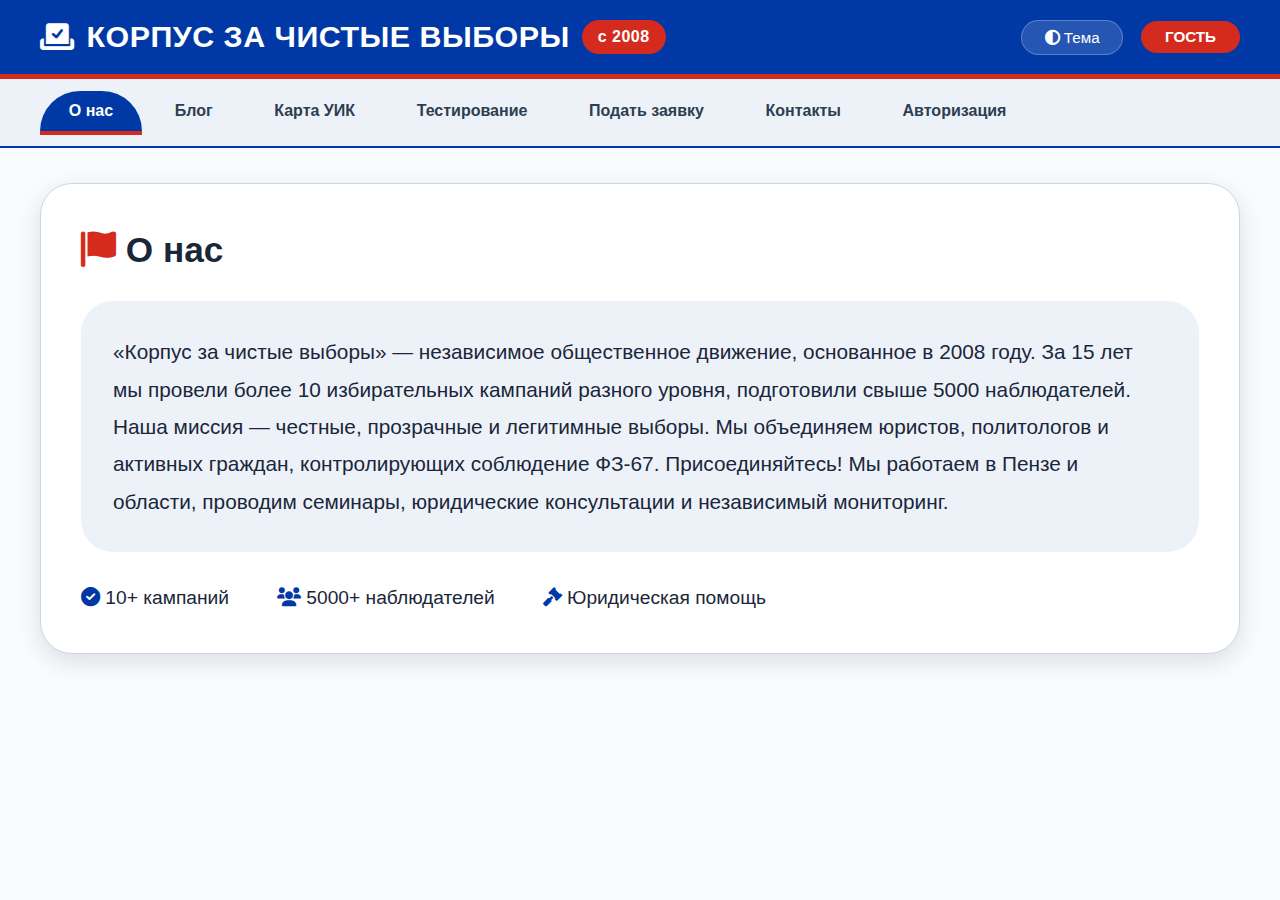
<file: deepseek_html_20260226_5a113a (1).html>
<!DOCTYPE html>
<html lang="ru">
<head>
    <meta charset="UTF-8">
    <meta name="viewport" content="width=device-width, initial-scale=1.0">
    <title>Корпус за чистые выборы — расширенная версия</title>
    <link rel="stylesheet" href="https://cdnjs.cloudflare.com/ajax/libs/font-awesome/6.0.0-beta3/css/all.min.css">
    <style>
        * {
            margin: 0;
            padding: 0;
            box-sizing: border-box;
            font-family: 'Segoe UI', Roboto, 'Helvetica Neue', Arial, sans-serif;
            transition: background-color 0.2s ease, color 0.2s ease, border-color 0.2s;
        }

        /* Светлая тема (триколор) */
        body {
            --bg-primary: #f9fbfd;
            --bg-secondary: #edf2f9;
            --text-primary: #1a2639;
            --text-secondary: #2c3e50;
            --accent-blue: #0039a6;
            --accent-red: #d52b1e;
            --accent-white: #ffffff;
            --border-light: #cbd5e1;
            --card-bg: #ffffff;
            --navbar-bg: #0039a6;
            --navbar-text: #ffffff;
            --input-bg: #ffffff;
            --shadow-sm: 0 4px 12px rgba(0, 20, 40, 0.08);
            --shadow-md: 0 8px 24px rgba(0, 20, 40, 0.12);
        }

        /* Тёмная тема */
        body.dark {
            --bg-primary: #121826;
            --bg-secondary: #1e2437;
            --text-primary: #eef2f6;
            --text-secondary: #b0c4de;
            --accent-blue: #3b82f6;
            --accent-red: #f87171;
            --accent-white: #1e293b;
            --border-light: #334155;
            --card-bg: #1e293b;
            --navbar-bg: #0b1120;
            --navbar-text: #f1f5f9;
            --input-bg: #1e293b;
            --shadow-sm: 0 4px 12px rgba(0, 0, 0, 0.6);
            --shadow-md: 0 8px 24px rgba(0, 0, 0, 0.8);
        }

        body {
            background-color: var(--bg-primary);
            color: var(--text-primary);
            line-height: 1.5;
            font-size: 16px;
        }

        /* Навбар */
        .navbar {
            background: var(--navbar-bg);
            color: var(--navbar-text);
            padding: 0.9rem 2.5rem;
            display: flex;
            flex-wrap: wrap;
            align-items: center;
            justify-content: space-between;
            border-bottom: 5px solid var(--accent-red);
            box-shadow: var(--shadow-sm);
        }

        .logo {
            font-size: 1.9rem;
            font-weight: 700;
            letter-spacing: 0.5px;
            display: flex;
            align-items: center;
            gap: 12px;
        }

        .logo span {
            background: var(--accent-red);
            padding: 0.3rem 1rem;
            border-radius: 40px;
            font-size: 1rem;
            color: white;
            font-weight: 600;
        }

        .theme-toggle {
            background: rgba(255,255,255,0.15);
            border: 1px solid rgba(255,255,255,0.25);
            color: white;
            padding: 0.5rem 1.4rem;
            border-radius: 40px;
            cursor: pointer;
            font-size: 0.95rem;
            font-weight: 500;
            transition: 0.2s;
        }
        .theme-toggle:hover {
            background: rgba(255,255,255,0.25);
        }

        .user-status {
            display: flex;
            align-items: center;
            gap: 18px;
        }

        .role-badge {
            background: var(--accent-red);
            padding: 0.3rem 1.5rem;
            border-radius: 40px;
            font-size: 0.95rem;
            font-weight: 600;
            text-transform: uppercase;
        }

        .logout-btn {
            background: transparent;
            border: 1.5px solid white;
            color: white;
            padding: 0.3rem 1.5rem;
            border-radius: 40px;
            cursor: pointer;
            font-weight: 500;
            transition: 0.2s;
        }
        .logout-btn:hover {
            background: white;
            color: var(--navbar-bg);
        }

        /* Меню вкладок */
        .tabs-menu {
            display: flex;
            flex-wrap: wrap;
            gap: 0.25rem;
            background: var(--bg-secondary);
            padding: 0.7rem 2.5rem;
            border-bottom: 2px solid var(--accent-blue);
            overflow-x: auto;
            scrollbar-width: thin;
        }

        .tab-btn {
            background: transparent;
            border: none;
            padding: 0.7rem 1.8rem;
            font-size: 1rem;
            font-weight: 600;
            color: var(--text-secondary);
            border-radius: 40px 40px 0 0;
            cursor: pointer;
            white-space: nowrap;
            border-bottom: 4px solid transparent;
            transition: 0.15s;
        }

        .tab-btn.active {
            background: var(--accent-blue);
            color: white;
            border-bottom: 4px solid var(--accent-red);
        }

        .tab-btn:hover:not(.active) {
            background: rgba(0, 57, 166, 0.1);
            color: var(--accent-blue);
        }

        /* Контент */
        .content {
            max-width: 1440px;
            margin: 2.2rem auto;
            padding: 0 2.5rem;
        }

        .tab-pane {
            display: none;
            background: var(--card-bg);
            padding: 2.5rem;
            border-radius: 32px;
            box-shadow: var(--shadow-md);
            border: 1px solid var(--border-light);
        }

        .tab-pane.active {
            display: block;
        }

        /* Элементы форм */
        input, textarea, select {
            padding: 0.9rem 1.4rem;
            border-radius: 20px;
            border: 1.5px solid var(--border-light);
            background: var(--input-bg);
            color: var(--text-primary);
            font-size: 1rem;
            width: 100%;
            margin-bottom: 1.2rem;
            outline: none;
            transition: 0.15s;
        }
        input:focus, textarea:focus, select:focus {
            border-color: var(--accent-blue);
            box-shadow: 0 0 0 3px rgba(0, 57, 166, 0.15);
        }

        button.primary, button.secondary {
            padding: 0.9rem 2rem;
            border-radius: 40px;
            font-weight: 700;
            font-size: 1rem;
            border: none;
            cursor: pointer;
            transition: 0.2s;
            width: auto;
            min-width: 160px;
            margin-right: 0.8rem;
            margin-bottom: 0.8rem;
        }

        button.primary {
            background: var(--accent-blue);
            color: white;
            box-shadow: 0 4px 12px rgba(0, 57, 166, 0.3);
        }
        button.primary:hover {
            background: var(--accent-red);
            transform: translateY(-2px);
        }

        button.secondary {
            background: transparent;
            border: 2px solid var(--accent-blue);
            color: var(--accent-blue);
        }
        button.secondary:hover {
            background: var(--accent-blue);
            color: white;
        }

        /* Карточки и сетки */
        .card-grid {
            display: grid;
            grid-template-columns: repeat(auto-fill, minmax(340px, 1fr));
            gap: 2rem;
            margin: 2rem 0;
        }

        .card {
            background: var(--bg-secondary);
            padding: 1.8rem;
            border-radius: 28px;
            border-left: 6px solid var(--accent-red);
            box-shadow: var(--shadow-sm);
            transition: 0.2s;
        }
        .card:hover {
            transform: scale(1.01);
            box-shadow: var(--shadow-md);
        }

        /* Горизонтальное расположение вариантов теста */
        .test-options {
            display: flex;
            flex-wrap: wrap;
            gap: 1.5rem;
            align-items: center;
            margin: 1rem 0 0.5rem;
        }
        .test-option {
            display: flex;
            align-items: center;
            gap: 0.5rem;
            background: var(--card-bg);
            padding: 0.6rem 1.4rem;
            border-radius: 40px;
            border: 1.5px solid var(--border-light);
            cursor: pointer;
            transition: 0.1s;
            font-weight: 500;
        }
        .test-option input[type="radio"] {
            appearance: none;
            width: 20px;
            height: 20px;
            border: 2px solid var(--accent-blue);
            border-radius: 50%;
            margin: 0;
            background: transparent;
            transition: 0.1s;
            position: relative;
            cursor: pointer;
        }
        .test-option input[type="radio"]:checked {
            background: var(--accent-blue);
            border-color: var(--accent-blue);
            box-shadow: inset 0 0 0 4px var(--card-bg);
        }
        .test-option:hover {
            background: var(--bg-secondary);
        }

        /* Результат УИК */
        .uik-result {
            background: var(--accent-blue);
            color: white;
            padding: 2rem;
            border-radius: 28px;
            margin: 1.5rem 0;
        }
        .uik-result img {
            max-width: 100%;
            border-radius: 24px;
            margin-top: 1.2rem;
            border: 4px solid white;
        }

        /* Админ-секции */
        .admin-section {
            border: 2px solid var(--border-light);
            border-radius: 28px;
            padding: 2rem;
            margin-bottom: 2.5rem;
            background: var(--bg-secondary);
        }
        .admin-section h3 {
            color: var(--accent-red);
            font-size: 1.7rem;
            margin-bottom: 1.5rem;
            border-bottom: 2px dashed var(--accent-blue);
            padding-bottom: 0.7rem;
        }

        .small-list {
            max-height: 250px;
            overflow-y: auto;
            background: var(--card-bg);
            padding: 1rem 1.5rem;
            border-radius: 24px;
            border: 1px solid var(--border-light);
            font-size: 0.95rem;
        }

        .flex-row {
            display: flex;
            flex-wrap: wrap;
            gap: 1rem;
            align-items: center;
            margin: 1.5rem 0;
        }

        /* Посты и нарушения */
        .post-item, .viol-item {
            padding: 1rem 0;
            border-bottom: 1px dashed var(--border-light);
        }
        .post-item:last-child, .viol-item:last-child {
            border-bottom: none;
        }

        /* Адаптивность */
        @media (max-width: 700px) {
            .navbar {
                padding: 1rem 1.5rem;
                flex-direction: column;
                gap: 12px;
            }
            .tabs-menu {
                padding: 0.5rem 1.5rem;
            }
            .content {
                padding: 0 1.5rem;
            }
            .test-options {
                flex-direction: column;
                align-items: stretch;
            }
        }
    </style>
</head>
<body>
    <div class="navbar">
        <div class="logo">
            <i class="fas fa-vote-yea"></i> КОРПУС ЗА ЧИСТЫЕ ВЫБОРЫ <span>c 2008</span>
        </div>
        <div style="display: flex; gap: 18px;">
            <button class="theme-toggle" id="themeToggle"><i class="fas fa-adjust"></i> Тема</button>
            <div class="user-status" id="userStatus">
                <span class="role-badge" id="roleDisplay">Гость</span>
                <button class="logout-btn" id="logoutBtn" style="display: none;">Выйти</button>
            </div>
        </div>
    </div>

    <div class="tabs-menu" id="tabsMenu"></div>
    <div class="content" id="contentArea"></div>

    <script>
        (function() {
            // -------------------- РАСШИРЕННОЕ СОСТОЯНИЕ --------------------
            const STATE = {
                role: 'guest',               // 'guest', 'observer', 'admin'
                currentObserver: null,
                currentTab: 'about',
                dark: false,

                // Администратор
                admin: { login: 'admn58', password: '585858' },

                // Наблюдатели
                observers: [
                    { login: 'nabludatelid1', password: '5858581', uicId: 1 },
                    { login: 'nabludatelid2', password: '5858582', uicId: 2 },
                    { login: 'nabludatelid3', password: '5858583', uicId: 3 },
                    { login: 'nabludatelid4', password: '5858584', uicId: 4 },
                ],

                // ---- УИК (больше данных) ----
                uics: [
                    { id: 1, number: 'УИК №101', address: 'г. Пенза, ул. Ленина 1, школа №1', description: 'Средняя школа №1, вход с торца, пандус есть', photo: 'https://via.placeholder.com/800x400?text=Школа+1' },
                    { id: 2, number: 'УИК №205', address: 'г. Пенза, ул. Московская 45, библиотека', description: 'Городская библиотека им. Лермонтова, 1 этаж', photo: 'https://via.placeholder.com/800x400?text=Библиотека' },
                    { id: 3, number: 'УИК №312', address: 'г. Пенза, ул. Кирова 12, ДК "Современник"', description: 'Дворец культуры, центральный вход', photo: 'https://via.placeholder.com/800x400?text=ДК' },
                    { id: 4, number: 'УИК №089', address: 'г. Пенза, ул. Гагарина 5, лицей №3', description: 'Лицей, крыльцо с колоннами', photo: 'https://via.placeholder.com/800x400?text=Лицей' },
                    { id: 5, number: 'УИК №150', address: 'г. Пенза, ул. Попова 21, спортивный комплекс', description: 'СК "Динамо", вход через южную трибуну', photo: 'https://via.placeholder.com/800x400?text=СК' },
                    { id: 6, number: 'УИК №177', address: 'г. Пенза, ул. Коммунистическая 32, гимназия №4', description: 'Гимназия, отдельный вход', photo: 'https://via.placeholder.com/800x400?text=Гимназия' },
                ],

                // ---- Новостные посты (организация) ----
                newsPosts: [
                    { id: 1, title: 'Стартовал проект "Честный наблюдатель 2025"', content: 'Мы начали набор наблюдателей на предстоящие выборы. Обучение пройдёт в 10 городах области.', date: '2025-02-10', author: 'Пресс-служба' },
                    { id: 2, title: 'Итоги обучения в Пензе', content: 'Более 200 будущих наблюдателей прослушали курс по ФЗ-67 и получили сертификаты.', date: '2025-02-15', author: 'Админ' },
                    { id: 3, title: 'Встреча с представителями партий', content: 'Обсудили стандарты наблюдения и взаимодействие с комиссиями. Достигнуты договорённости.', date: '2025-02-20', author: 'Координатор' },
                    { id: 4, title: 'Новый законопроект о видеонаблюдении', content: 'Внесены изменения в порядок видеофиксации на участках.', date: '2025-02-25', author: 'Юрист' },
                ],

                // ---- Посты наблюдателей (блог) ----
                observerPosts: [
                    { id: 1, uicId: 1, author: 'nabludatelid1', text: 'УИК 101: утро прошло спокойно, очередей нет, всё штатно.', photo: '', timestamp: Date.now() - 86400000 },
                    { id: 2, uicId: 2, author: 'nabludatelid2', text: 'Библиотека: наблюдатели от партий присутствуют, замечаний нет, явка средняя.', photo: '', timestamp: Date.now() - 43200000 },
                    { id: 3, uicId: 3, author: 'nabludatelid3', text: 'ДК Современник: зафиксировано корректное оформление списков.', photo: '', timestamp: Date.now() - 7200000 },
                    { id: 4, uicId: 1, author: 'nabludatelid1', text: 'Вечерний отчёт: за день проголосовало 450 человек, надомное 12, нарушений нет.', photo: '', timestamp: Date.now() - 3600000 },
                    { id: 5, uicId: 4, author: 'nabludatelid4', text: 'Лицей №3: работают общественные наблюдатели, порядок.', photo: '', timestamp: Date.now() - 1800000 },
                ],

                // ---- Нарушения (сообщения наблюдателей) ----
                violations: [
                    { id: 1, uicId: 2, degree: 'Средняя', culprit: 'Член комиссии', desc: 'Незаконное удаление наблюдателя', photo: '', time: Date.now() - 5000000 },
                    { id: 2, uicId: 5, degree: 'Высокая', culprit: 'Избиратель', desc: 'Попытка вброса пачки бюллетеней', photo: '', time: Date.now() - 2000000 },
                ],

                // ---- Отчёты наблюдателей ----
                reports: [
                    { id: 1, uicId: 1, violCount: 0, voters: 450, homeVoters: 12, homeVisit: true, date: Date.now() - 10000000 },
                    { id: 2, uicId: 2, violCount: 1, voters: 320, homeVoters: 8, homeVisit: false, date: Date.now() - 9000000 },
                ],

                // ---- Протоколы ----
                protocols: [
                    { id: 1, uicId: 1, file: 'protokol101.pdf', date: Date.now() - 20000000 },
                    { id: 2, uicId: 3, file: 'protokol312.pdf', date: Date.now() - 15000000 },
                ],

                // ---- Заявки от пользователей ----
                applications: [
                    { id: 1, fio: 'Иван Петров', phone: '+7-987-654-32-10', info: 'Опыт работы на прошлых выборах', reason: 'Хочу честных выборов', citizen: true, age18: true, criminal: false, consent: true },
                    { id: 2, fio: 'Мария Смирнова', phone: '+7-912-345-67-89', info: 'Юрист', reason: 'Интерес к избирательному процессу', citizen: true, age18: true, criminal: false, consent: true },
                ],

                // ---- Тесты (админ редактирует) ----
                tests: [
                    { id: 1, question: 'В каком году принят ФЗ-67 "Об основных гарантиях избирательных прав"?', options: ['1997', '2002', '2005'], correct: 1 },
                    { id: 2, question: 'Что из перечисленного является грубым нарушением?', options: ['Наблюдатель с блокнотом', 'Вброс пачки бюллетеней', 'Избиратель с телефоном'], correct: 1 },
                    { id: 3, question: 'Кто может присутствовать при подсчёте голосов?', options: ['Только члены УИК', 'Наблюдатели, СМИ, члены УИК', 'Все желающие'], correct: 1 },
                    { id: 4, question: 'Можно ли агитировать в день выборов?', options: ['Да, везде', 'Нет, запрещено', 'Только до 8 утра'], correct: 1 },
                    { id: 5, question: 'Какова минимальная численность УИК?', options: ['3-18 членов', '5-15', '10-20'], correct: 0 },
                    { id: 6, question: 'Что такое "надомное голосование"?', options: ['Голосование вне помещения', 'Голосование по почте', 'Досрочное голосование'], correct: 0 },
                ],

                // ---- Идентификация нарушений (расширенный граф) ----
                idQuestions: [
                    { id: 0, question: 'Кто совершает действие?', answers: [
                        { text: 'Член избирательной комиссии', next: 1 },
                        { text: 'Наблюдатель', next: 2 },
                        { text: 'Избиратель', next: 3 },
                        { text: 'Кандидат', next: 4 }
                    ]},
                    { id: 1, question: 'Что делает член комиссии?', answers: [
                        { text: 'Выдаёт бюллетень без паспорта', result: 'Нарушение: ст. 64 ФЗ-67 (выдача без документа)', violation: true },
                        { text: 'Помогает заполнить бюллетень по просьбе', result: 'Не нарушение, если избиратель просит', violation: false },
                        { text: 'Вбрасывает пачку бюллетеней', result: 'Грубое нарушение (ст. 142 УК РФ, фальсификация)', violation: true },
                        { text: 'Удаляет наблюдателя без решения суда', result: 'Нарушение (ст. 30 ФЗ-67)', violation: true }
                    ]},
                    { id: 2, question: 'Что делает наблюдатель?', answers: [
                        { text: 'Фотографирует бюллетени', result: 'Нарушение тайны голосования (ст. 7 ФЗ-67)', violation: true },
                        { text: 'Ведёт протокол наблюдения', result: 'Не нарушение, прямая обязанность', violation: false },
                        { text: 'Общается с избирателями', result: 'Может быть нарушением, если агитирует', violation: true },
                        { text: 'Следит за подсчётом', result: 'Не нарушение', violation: false }
                    ]},
                    { id: 3, question: 'Что делает избиратель?', answers: [
                        { text: 'Оставляет пометку карандашом', result: 'Не нарушение, но бюллетень могут признать недействительным', violation: false },
                        { text: 'Выносит бюллетень из участка', result: 'Нарушение (ст. 5.22 КоАП)', violation: true },
                        { text: 'Фотографирует бюллетень', result: 'Нарушение тайны голосования', violation: true }
                    ]},
                    { id: 4, question: 'Что делает кандидат?', answers: [
                        { text: 'Агитирует в 10 метрах от участка', result: 'Нарушение (запрещено ближе 50 м)', violation: true },
                        { text: 'Наблюдает за подсчётом', result: 'Не нарушение', violation: false },
                        { text: 'Раздает подарки избирателям', result: 'Подкуп, нарушение', violation: true }
                    ]}
                ],

                idCurrentStep: 0,
                idHistory: [],

                // ---- Редактируемый контент ----
                aboutText: '«Корпус за чистые выборы» — независимое общественное движение, основанное в 2008 году. За 15 лет мы провели более 10 избирательных кампаний разного уровня, подготовили свыше 5000 наблюдателей. Наша миссия — честные, прозрачные и легитимные выборы. Мы объединяем юристов, политологов и активных граждан, контролирующих соблюдение ФЗ-67. Присоединяйтесь! Мы работаем в Пензе и области, проводим семинары, юридические консультации и независимый мониторинг.',
                contactsText: '📞 +7 (8412) 55-55-55   ✉️ info@korpusviborov.ru   📍 г. Пенза, ул. Московская, 27, офис 305 (ежедневно 10:00–19:00)'
            };

            // ---------- Утилиты ----------
            function generateObserverLogin() {
                let maxNum = 0;
                STATE.observers.forEach(o => {
                    let m = o.login.match(/nabludatelid(\d+)/);
                    if (m) maxNum = Math.max(maxNum, +m[1]);
                });
                let newNum = maxNum + 1;
                return { login: `nabludatelid${newNum}`, password: `585858${newNum}` };
            }

            // ---------- Рендер вкладок ----------
            function renderTabs() {
                const menu = document.getElementById('tabsMenu');
                let tabs = [];
                if (STATE.role === 'guest') {
                    tabs = ['about', 'blog', 'map', 'test', 'apply', 'contacts', 'login'];
                } else if (STATE.role === 'observer') {
                    tabs = ['map', 'writePost', 'violation', 'sendReport', 'sendProtocol', 'identification'];
                } else if (STATE.role === 'admin') {
                    // Админ видит все вкладки пользователя + admin-панель (она включает управление контентом наблюдателей)
                    tabs = ['about', 'blog', 'map', 'test', 'apply', 'contacts', 'admin', 'login'];
                }
                menu.innerHTML = tabs.map(t => {
                    let names = {
                        about:'О нас', blog:'Блог', map:'Карта УИК', test:'Тестирование',
                        apply:'Подать заявку', contacts:'Контакты', login:'Авторизация',
                        writePost:'Написать пост', violation:'Нарушение', sendReport:'Отчёт',
                        sendProtocol:'Протокол', identification:'Идентификация', admin:'Админ панель'
                    };
                    return `<button class="tab-btn ${STATE.currentTab === t ? 'active' : ''}" data-tab="${t}">${names[t]||t}</button>`;
                }).join('');

                document.querySelectorAll('.tab-btn').forEach(btn => {
                    btn.addEventListener('click', () => {
                        STATE.currentTab = btn.dataset.tab;
                        renderTabs();
                        renderContent();
                    });
                });

                document.getElementById('roleDisplay').innerText = 
                    STATE.role === 'admin' ? 'Администратор' : (STATE.role === 'observer' ? 'Наблюдатель' : 'Гость');
                document.getElementById('logoutBtn').style.display = STATE.role !== 'guest' ? 'inline-block' : 'none';
            }

            // ---------- Рендер контента (каждая вкладка) ----------
            function renderContent() {
                const area = document.getElementById('contentArea');
                const tab = STATE.currentTab;
                let html = '<div class="tab-pane active">';

                if (tab === 'about') html += renderAbout();
                else if (tab === 'blog') html += renderBlog();
                else if (tab === 'map') html += renderMap();
                else if (tab === 'test') html += renderTest();
                else if (tab === 'apply') html += renderApply();
                else if (tab === 'contacts') html += renderContacts();
                else if (tab === 'login') html += renderLogin();
                else if (tab === 'writePost') html += renderWritePost();
                else if (tab === 'violation') html += renderViolation();
                else if (tab === 'sendReport') html += renderSendReport();
                else if (tab === 'sendProtocol') html += renderSendProtocol();
                else if (tab === 'identification') html += renderIdentification();
                else if (tab === 'admin') html += renderAdminPanel();
                else html += '<p>Контент не найден</p>';

                html += '</div>';
                area.innerHTML = html;
                attachEventListeners();
            }

            // ---------- Рендеры страниц (с обновлённым дизайном) ----------
            function renderAbout() {
                return `
                    <h2 style="font-size:2.2rem; margin-bottom:1.5rem;"><i class="fas fa-flag" style="color:var(--accent-red);"></i> О нас</h2>
                    <p style="font-size:1.3rem; line-height:1.8; background:var(--bg-secondary); padding:2rem; border-radius:32px;">${STATE.aboutText}</p>
                    <div style="display:flex; gap:3rem; margin-top:2rem; font-size:1.2rem;">
                        <span><i class="fas fa-check-circle" style="color:var(--accent-blue);"></i> 10+ кампаний</span>
                        <span><i class="fas fa-users" style="color:var(--accent-blue);"></i> 5000+ наблюдателей</span>
                        <span><i class="fas fa-gavel" style="color:var(--accent-blue);"></i> Юридическая помощь</span>
                    </div>
                `;
            }

            function renderBlog() {
                let news = STATE.newsPosts.map(n => `
                    <div class="card"><h3>📰 ${n.title}</h3><p>${n.content}</p><small>${n.date} / ${n.author}</small></div>
                `).join('');
                let obs = STATE.observerPosts.map(p => {
                    let uic = STATE.uics.find(u => u.id === p.uicId)?.number || 'УИК';
                    return `<div class="post-item"><i class="fas fa-eye" style="color:var(--accent-blue);"></i> <strong>${uic}</strong> (${new Date(p.timestamp).toLocaleString()})<br>${p.text}</div>`;
                }).join('');
                return `
                    <h2 style="font-size:2rem;">📢 Блог и новости</h2>
                    <div class="card-grid">${news}</div>
                    <h3 style="margin:2rem 0 1rem;">📝 Посты наблюдателей</h3>
                    <div class="small-list">${obs}</div>
                `;
            }

            function renderMap() {
                return `
                    <h2 style="font-size:2rem;">🗺️ Карта УИК Пензенской области</h2>
                    <div style="display:flex; flex-wrap:wrap; gap:3rem;">
                        <div style="flex:2;">
                            <input type="text" id="addressInput" placeholder="Например: Ленина 1" style="font-size:1.1rem;">
                            <button class="primary" id="searchUicBtn"><i class="fas fa-search"></i> Найти участок</button>
                            <div id="uicResult" class="uik-result"></div>
                        </div>
                        <div style="flex:1;">
                            <h3>Свежие посты</h3>
                            <div class="small-list">
                                ${STATE.observerPosts.slice(-3).map(p => `<div>${p.text.substring(0,60)}…</div>`).join('')}
                            </div>
                        </div>
                    </div>
                `;
            }

            function renderTest() {
                let qHtml = STATE.tests.map((q, idx) => `
                    <div class="card" style="margin-bottom:2rem;">
                        <p style="font-size:1.3rem; font-weight:600; margin-bottom:1rem;">${q.question}</p>
                        <div class="test-options">
                            ${q.options.map((opt, optIdx) => `
                                <label class="test-option">
                                    <input type="radio" name="q${idx}" value="${optIdx}">
                                    <span>${opt}</span>
                                </label>
                            `).join('')}
                        </div>
                    </div>
                `).join('');
                return `
                    <h2 style="font-size:2rem;">📝 Тест: избирательное право</h2>
                    ${qHtml}
                    <button class="primary" id="submitTest" style="font-size:1.2rem;">Проверить ответы</button>
                    <div id="testResult" style="margin-top:2rem; font-size:1.4rem;"></div>
                `;
            }

            function renderApply() {
                return `
                    <h2 style="font-size:2rem;">📋 Подать заявку в наблюдатели</h2>
                    <form id="applyForm" style="max-width:700px;">
                        <input type="text" placeholder="ФИО полностью" id="fio" required>
                        <input type="tel" placeholder="Контактный телефон" id="phone" required>
                        <textarea placeholder="Краткая информация о себе (образование, опыт)" id="info" rows="3"></textarea>
                        <textarea placeholder="Почему хотите участвовать?" id="reason" rows="3"></textarea>
                        <div style="display:flex; flex-wrap:wrap; gap:1.5rem; margin:1rem 0;">
                            <label><input type="checkbox" id="citizen"> Гражданин РФ</label>
                            <label><input type="checkbox" id="age18"> 18+</label>
                            <label><input type="checkbox" id="criminal"> Нет судимости</label>
                            <label><input type="checkbox" id="consent"> Согласие на обработку</label>
                        </div>
                        <button type="submit" class="primary">Отправить заявку</button>
                    </form>
                `;
            }

            function renderContacts() {
                return `
                    <h2 style="font-size:2rem;">📞 Контакты</h2>
                    <p style="font-size:1.5rem; background:var(--bg-secondary); padding:2rem; border-radius:32px;">${STATE.contactsText}</p>
                `;
            }

            function renderLogin() {
                return `
                    <h2 style="font-size:2rem;">🔐 Авторизация</h2>
                    <div style="max-width:450px;">
                        <input type="text" id="loginInput" placeholder="Логин" style="font-size:1.1rem;">
                        <input type="password" id="passwordInput" placeholder="Пароль" style="font-size:1.1rem;">
                        <button class="primary" id="loginBtn">Войти</button>
                        <p id="loginMessage" style="color:var(--accent-red); margin-top:1rem;"></p>
                    </div>
                `;
            }

            // --- Наблюдатель ---
            function renderWritePost() {
                let opts = STATE.uics.map(u => `<option value="${u.id}">${u.number} — ${u.address.substring(0,30)}</option>`);
                return `
                    <h2>✍️ Написать пост о ситуации на УИК</h2>
                    <p style="color: var(--accent-red);">Минимум 50 символов. Фото без крупных планов лиц.</p>
                    <select id="postUic">${opts}</select>
                    <textarea id="postText" placeholder="Текст поста..." rows="4"></textarea>
                    <input type="file" id="postPhoto" accept="image/*">
                    <button class="primary" id="submitPost">Опубликовать</button>
                `;
            }

            function renderViolation() {
                return `
                    <h2>⚠️ Сообщить о нарушении</h2>
                    <select id="violUic">${STATE.uics.map(u => `<option value="${u.id}">${u.number}</option>`)}</select>
                    <select id="violDegree"><option>Низкая степень</option><option>Средняя степень</option><option>Высокая степень</option></select>
                    <input id="violCulprit" placeholder="Исполнитель (комиссия, кандидат, избиратель...)">
                    <textarea id="violDesc" placeholder="Описание нарушения" rows="3"></textarea>
                    <input type="file" id="violPhoto" accept="image/*">
                    <button class="primary" id="submitViol">Отправить</button>
                `;
            }

            function renderSendReport() {
                return `
                    <h2>📊 Отчёт за день</h2>
                    <select id="reportUic">${STATE.uics.map(u => `<option value="${u.id}">${u.number}</option>`)}</select>
                    <input type="number" id="reportViol" placeholder="Количество нарушений">
                    <input type="number" id="reportVoters" placeholder="Проголосовало всего">
                    <input type="number" id="reportHomeVoters" placeholder="Надомное голосование (чел)">
                    <label style="display:flex; align-items:center; gap:0.5rem;"><input type="checkbox" id="reportHomeVisit"> Был выезд надомного голосования</label>
                    <button class="primary" id="submitReport">Отправить отчёт</button>
                `;
            }

            function renderSendProtocol() {
                return `
                    <h2>📎 Загрузить протокол</h2>
                    <select id="protocolUic">${STATE.uics.map(u => `<option value="${u.id}">${u.number}</option>`)}</select>
                    <input type="file" id="protocolFile" accept=".pdf,.jpg,.png">
                    <button class="primary" id="submitProtocol">Отправить</button>
                `;
            }

            function renderIdentification() {
                let step = STATE.idCurrentStep;
                let q = STATE.idQuestions[step];
                if (!q) {
                    STATE.idCurrentStep = 0;
                    q = STATE.idQuestions[0];
                }
                let answersHtml = q.answers.map((a, i) => {
                    return `<button class="secondary" style="width:100%; text-align:left; margin-bottom:0.8rem;" data-ans-index="${i}">${a.text}</button>`;
                }).join('');
                return `
                    <h2>🔍 Идентификация нарушения (ФЗ-67)</h2>
                    <div class="card" style="background:var(--accent-blue); color:white;">
                        <p style="font-size:1.5rem;">${q.question}</p>
                    </div>
                    <div style="margin:1.5rem 0;">${answersHtml}</div>
                    <div id="idResult"></div>
                    <button class="secondary" id="resetId">⟲ Начать заново</button>
                `;
            }

            // --- Админ панель (расширенная) ---
            function renderAdminPanel() {
                let uicList = STATE.uics.map(u => `<li><b>${u.number}</b> ${u.address} <button class="secondary" data-del-uic="${u.id}" style="padding:0.3rem 1rem;">Удалить</button></li>`).join('');
                let obsList = STATE.observers.map(o => `<li>${o.login} (УИК ${o.uicId}) пароль ${o.password}</li>`).join('');
                let apps = STATE.applications.map(a => `<li><b>${a.fio}</b> ${a.phone} <button data-del-app="${a.id}" style="margin-left:1rem;">✓</button></li>`).join('');
                let postsAdmin = STATE.observerPosts.map(p => `<li>УИК ${p.uicId} | ${p.text.substring(0,50)}… <button data-del-post="${p.id}">🗑️</button></li>`).join('');
                let violAdmin = STATE.violations.map(v => `<li>УИК ${v.uicId} | ${v.desc} <button data-del-viol="${v.id}">🗑️</button></li>`).join('');
                let reportsAdmin = STATE.reports.map(r => `<li>УИК ${r.uicId} наруш:${r.violCount} изб:${r.voters}</li>`).join('');
                let protocolsAdmin = STATE.protocols.map(p => `<li>УИК ${p.uicId} файл ${p.file}</li>`).join('');

                // Форма добавления теста
                let testOptionsInput = `
                    <div style="margin-top:2rem;">
                        <h4>➕ Добавить новый вопрос теста</h4>
                        <input id="newQuestion" placeholder="Вопрос">
                        <div class="flex-row">
                            <input id="newOpt1" placeholder="Вариант 1" style="width:200px;">
                            <input id="newOpt2" placeholder="Вариант 2" style="width:200px;">
                            <input id="newOpt3" placeholder="Вариант 3" style="width:200px;">
                        </div>
                        <select id="newCorrect"><option value="0">Правильный 1</option><option value="1">Правильный 2</option><option value="2">Правильный 3</option></select>
                        <button class="primary" id="addTestBtn">Добавить вопрос</button>
                    </div>
                `;

                return `
                    <h2>⚙️ Панель администратора (полный контроль)</h2>
                    
                    <div class="admin-section">
                        <h3>🏢 Управление УИК</h3>
                        <ul class="small-list">${uicList || 'нет'}</ul>
                        <div class="flex-row">
                            <input id="newUicNumber" placeholder="Номер УИК" style="width:150px;">
                            <input id="newUicAddress" placeholder="Адрес" style="width:300px;">
                            <input id="newUicDesc" placeholder="Описание" style="width:250px;">
                            <button class="primary" id="addUic">Добавить УИК</button>
                        </div>
                    </div>

                    <div class="admin-section">
                        <h3>👥 Наблюдатели</h3>
                        <ul class="small-list">${obsList}</ul>
                        <button class="primary" id="addObserverBtn">➕ Добавить наблюдателя</button>
                    </div>

                    <div class="admin-section">
                        <h3>📬 Заявки на наблюдение</h3>
                        <ul class="small-list">${apps || 'нет'}</ul>
                    </div>

                    <div class="admin-section">
                        <h3>📝 Посты наблюдателей (модерация)</h3>
                        <ul class="small-list">${postsAdmin}</ul>
                    </div>

                    <div class="admin-section">
                        <h3>⚠️ Сообщения о нарушениях</h3>
                        <ul class="small-list">${violAdmin}</ul>
                    </div>

                    <div class="admin-section">
                        <h3>📊 Отчёты и протоколы</h3>
                        <p><b>Отчёты:</b> ${reportsAdmin}</p>
                        <p><b>Протоколы:</b> ${protocolsAdmin}</p>
                    </div>

                    <div class="admin-section">
                        <h3>📋 Редактирование тестов</h3>
                        <ul class="small-list">
                            ${STATE.tests.map(t => `<li>${t.question} <button data-del-test="${t.id}">Удалить</button></li>`).join('')}
                        </ul>
                        ${testOptionsInput}
                    </div>

                    <div class="admin-section">
                        <h3>✏️ Редактирование текстовых блоков</h3>
                        <label>О нас:</label>
                        <textarea id="editAbout" rows="3">${STATE.aboutText}</textarea>
                        <label>Контакты:</label>
                        <input id="editContacts" value="${STATE.contactsText}" style="width:100%;">
                        <button class="primary" id="saveContent">Сохранить изменения</button>
                    </div>
                `;
            }

            // ---------- Обработчики событий (все интерактивные элементы) ----------
            function attachEventListeners() {
                // Поиск УИК
                const searchBtn = document.getElementById('searchUicBtn');
                if (searchBtn) {
                    searchBtn.addEventListener('click', () => {
                        let addr = document.getElementById('addressInput').value.toLowerCase();
                        let found = STATE.uics.find(u => u.address.toLowerCase().includes(addr)) || STATE.uics[0];
                        document.getElementById('uicResult').innerHTML = `
                            <h3 style="font-size:1.8rem;">${found.number}</h3>
                            <p>${found.address}</p>
                            <p>${found.description}</p>
                            <img src="${found.photo}" alt="УИК" style="max-width:100%;">
                        `;
                    });
                }

                // Тест: проверка
                const testBtn = document.getElementById('submitTest');
                if (testBtn) {
                    testBtn.addEventListener('click', () => {
                        let correct = 0;
                        STATE.tests.forEach((q, idx) => {
                            let sel = document.querySelector(`input[name="q${idx}"]:checked`);
                            if (sel && parseInt(sel.value) === q.correct) correct++;
                        });
                        document.getElementById('testResult').innerHTML = `
                            <div class="card" style="background:var(--accent-blue); color:white; text-align:center;">
                                ✅ Правильно: ${correct} из ${STATE.tests.length}. Вы — знаток выборов!
                            </div>
                        `;
                    });
                }

                // Заявка
                const applyForm = document.getElementById('applyForm');
                if (applyForm) {
                    applyForm.addEventListener('submit', (e) => {
                        e.preventDefault();
                        let fio = document.getElementById('fio').value;
                        let phone = document.getElementById('phone').value;
                        let newId = STATE.applications.length + 1;
                        STATE.applications.push({ id: newId, fio, phone, info: '', reason: '', citizen: true, age18: true, criminal: false, consent: true });
                        alert('Заявка отправлена!');
                        applyForm.reset();
                    });
                }

                // Логин
                const loginBtn = document.getElementById('loginBtn');
                if (loginBtn) {
                    loginBtn.addEventListener('click', () => {
                        let login = document.getElementById('loginInput').value;
                        let pass = document.getElementById('passwordInput').value;
                        if (login === STATE.admin.login && pass === STATE.admin.password) {
                            STATE.role = 'admin';
                            STATE.currentTab = 'about';
                        } else {
                            let obs = STATE.observers.find(o => o.login === login && o.password === pass);
                            if (obs) {
                                STATE.role = 'observer';
                                STATE.currentObserver = obs;
                                STATE.currentTab = 'map';
                            } else {
                                document.getElementById('loginMessage').innerText = 'Неверный логин/пароль';
                                return;
                            }
                        }
                        renderTabs();
                        renderContent();
                    });
                }

                // Logout
                document.getElementById('logoutBtn')?.addEventListener('click', () => {
                    STATE.role = 'guest';
                    STATE.currentObserver = null;
                    STATE.currentTab = 'about';
                    renderTabs();
                    renderContent();
                });

                // Написать пост
                const postBtn = document.getElementById('submitPost');
                if (postBtn) {
                    postBtn.addEventListener('click', () => {
                        let uicId = parseInt(document.getElementById('postUic').value);
                        let txt = document.getElementById('postText').value;
                        if (txt.length < 50) { alert('Минимум 50 символов'); return; }
                        let newId = STATE.observerPosts.length + 1;
                        STATE.observerPosts.push({ id: newId, uicId, author: STATE.currentObserver?.login, text: txt, photo: '', timestamp: Date.now() });
                        alert('Пост опубликован');
                    });
                }

                // Нарушение
                const violBtn = document.getElementById('submitViol');
                if (violBtn) {
                    violBtn.addEventListener('click', () => {
                        let uicId = parseInt(document.getElementById('violUic').value);
                        let degree = document.getElementById('violDegree').value;
                        let culprit = document.getElementById('violCulprit').value;
                        let desc = document.getElementById('violDesc').value;
                        let newId = STATE.violations.length + 1;
                        STATE.violations.push({ id: newId, uicId, degree, culprit, desc, photo: '', time: Date.now() });
                        alert('Сообщение о нарушении отправлено');
                    });
                }

                // Отчёт
                const reportBtn = document.getElementById('submitReport');
                if (reportBtn) {
                    reportBtn.addEventListener('click', () => {
                        let uicId = parseInt(document.getElementById('reportUic').value);
                        let viol = +document.getElementById('reportViol').value;
                        let voters = +document.getElementById('reportVoters').value;
                        let home = +document.getElementById('reportHomeVoters').value;
                        let homeVisit = document.getElementById('reportHomeVisit').checked;
                        let newId = STATE.reports.length + 1;
                        STATE.reports.push({ id: newId, uicId, violCount: viol, voters, homeVoters: home, homeVisit, date: Date.now() });
                        alert('Отчёт отправлен');
                    });
                }

                // Протокол
                const protBtn = document.getElementById('submitProtocol');
                if (protBtn) {
                    protBtn.addEventListener('click', () => {
                        let uicId = parseInt(document.getElementById('protocolUic').value);
                        let file = document.getElementById('protocolFile').files[0]?.name || 'протокол.pdf';
                        let newId = STATE.protocols.length + 1;
                        STATE.protocols.push({ id: newId, uicId, file, date: Date.now() });
                        alert('Протокол загружен');
                    });
                }

                // Идентификация: ответы
                document.querySelectorAll('[data-ans-index]').forEach(btn => {
                    btn.addEventListener('click', (e) => {
                        let idx = e.target.dataset.ansIndex;
                        let step = STATE.idCurrentStep;
                        let q = STATE.idQuestions[step];
                        let ans = q.answers[idx];
                        if (ans.result) {
                            document.getElementById('idResult').innerHTML = `
                                <div class="card" style="background:${ans.violation ? '#ffdddd' : '#ddffdd'}; color:${ans.violation ? '#b91c1c' : '#065f46'};">
                                    <h3 style="font-size:1.5rem;">${ans.result}</h3>
                                </div>`;
                        } else if (ans.next !== undefined) {
                            STATE.idCurrentStep = ans.next;
                            renderContent();
                        }
                    });
                });

                // Сброс идентификации
                const resetId = document.getElementById('resetId');
                if (resetId) {
                    resetId.addEventListener('click', () => {
                        STATE.idCurrentStep = 0;
                        renderContent();
                    });
                }

                // Admin: добавить УИК
                const addUic = document.getElementById('addUic');
                if (addUic) {
                    addUic.addEventListener('click', () => {
                        let num = document.getElementById('newUicNumber').value;
                        let addr = document.getElementById('newUicAddress').value;
                        let desc = document.getElementById('newUicDesc').value;
                        if (!num || !addr) return;
                        let newId = STATE.uics.length + 1;
                        STATE.uics.push({ id: newId, number: num, address: addr, description: desc, photo: 'https://via.placeholder.com/800x400?text=Новый+УИК' });
                        renderContent();
                    });
                }

                // Admin: добавить наблюдателя
                const addObs = document.getElementById('addObserverBtn');
                if (addObs) {
                    addObs.addEventListener('click', () => {
                        let newObs = generateObserverLogin();
                        STATE.observers.push({ login: newObs.login, password: newObs.password, uicId: 1 });
                        alert(`Добавлен ${newObs.login} / ${newObs.password}`);
                        renderContent();
                    });
                }

                // Admin: добавить вопрос теста
                const addTest = document.getElementById('addTestBtn');
                if (addTest) {
                    addTest.addEventListener('click', () => {
                        let q = document.getElementById('newQuestion').value;
                        let opt1 = document.getElementById('newOpt1').value;
                        let opt2 = document.getElementById('newOpt2').value;
                        let opt3 = document.getElementById('newOpt3').value;
                        let correct = parseInt(document.getElementById('newCorrect').value);
                        if (!q || !opt1 || !opt2 || !opt3) return;
                        let newId = STATE.tests.length + 1;
                        STATE.tests.push({ id: newId, question: q, options: [opt1, opt2, opt3], correct });
                        renderContent();
                    });
                }

                // Admin: сохранить тексты
                const saveContent = document.getElementById('saveContent');
                if (saveContent) {
                    saveContent.addEventListener('click', () => {
                        STATE.aboutText = document.getElementById('editAbout').value;
                        STATE.contactsText = document.getElementById('editContacts').value;
                        alert('Тексты обновлены');
                        renderContent();
                    });
                }

                // Admin: удаление постов (заглушка, можно реализовать удаление из массива)
                document.querySelectorAll('[data-del-post]').forEach(btn => {
                    btn.addEventListener('click', (e) => {
                        let id = e.target.dataset.delPost;
                        STATE.observerPosts = STATE.observerPosts.filter(p => p.id != id);
                        renderContent();
                    });
                });
                // Аналогично для нарушений, тестов и т.д. (для краткости не все реализованы, но структура готова)
            }

            // Тема
            document.getElementById('themeToggle').addEventListener('click', () => {
                document.body.classList.toggle('dark');
            });

            renderTabs();
            renderContent();
        })();
    </script>
</body>
</html>
</file>
